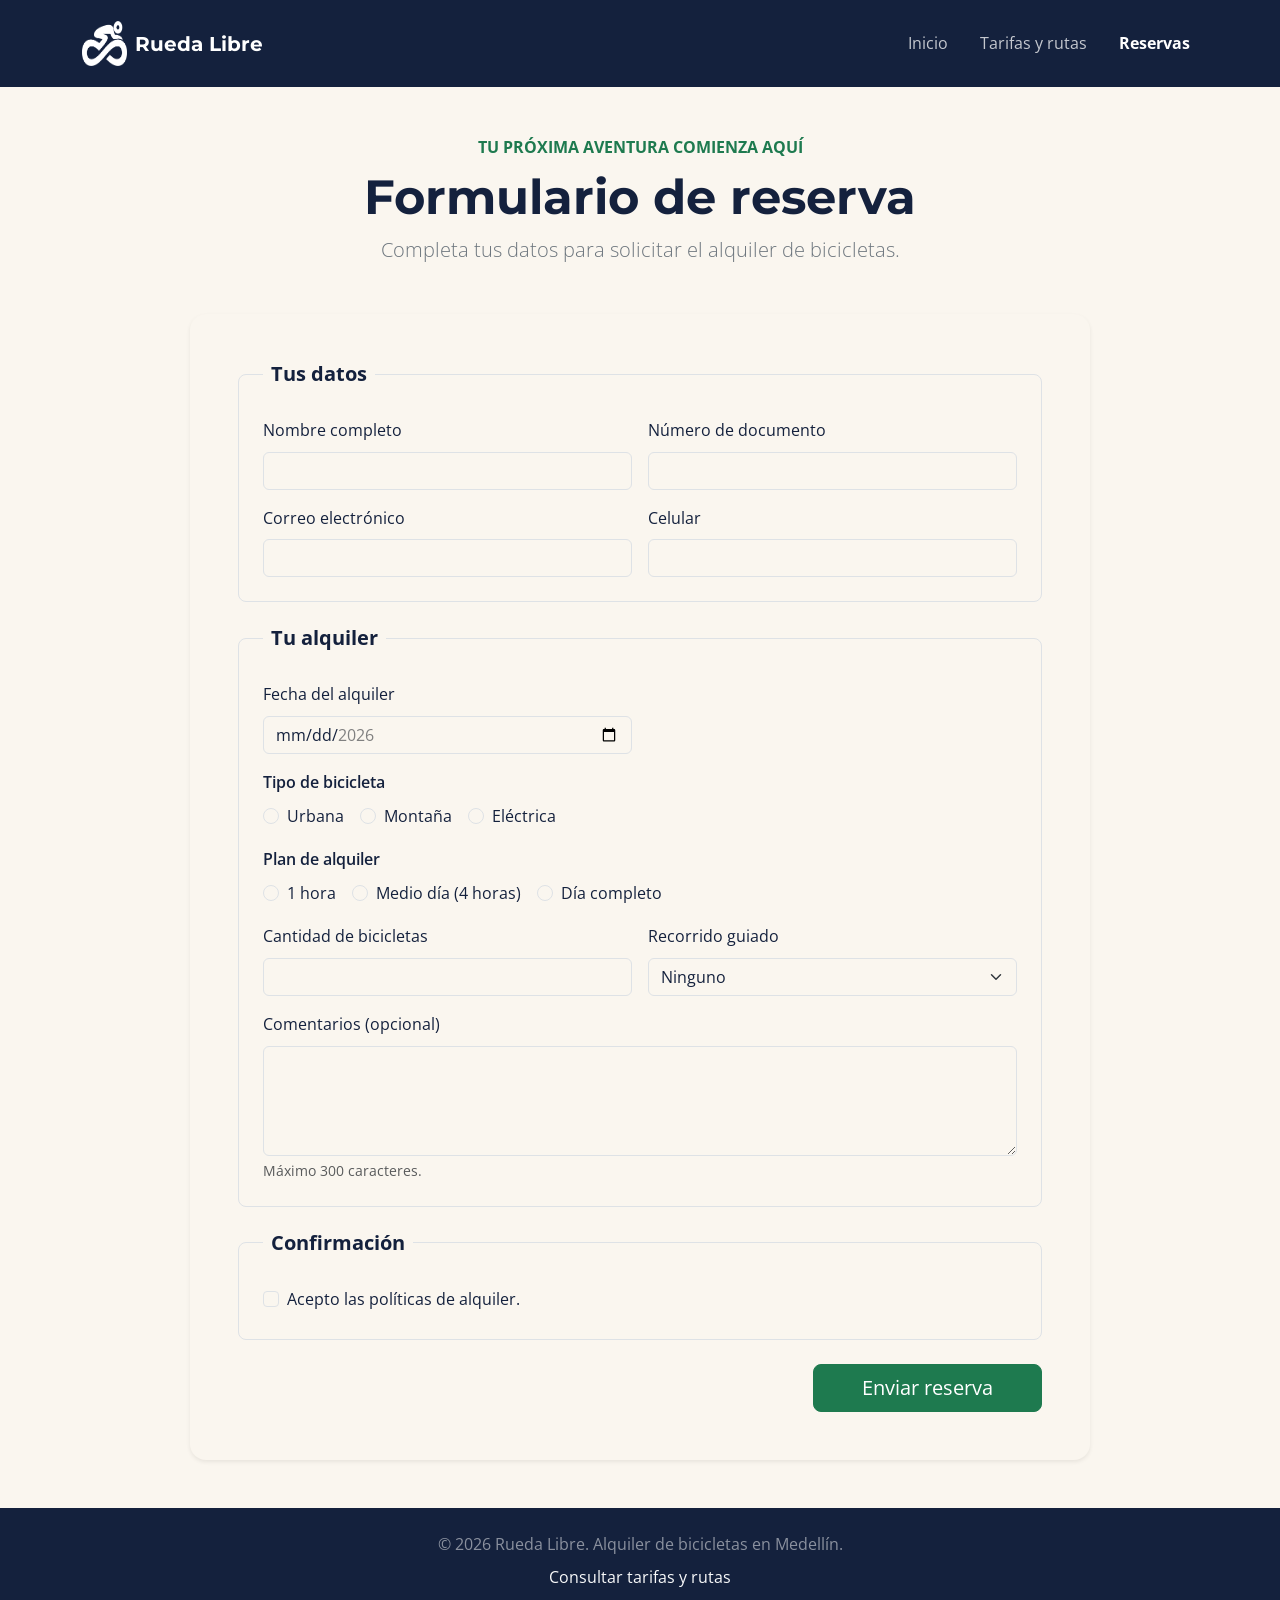
<file: paginas/reservas.html>
<!DOCTYPE html>
<html lang="es">
<head>
    <meta charset="UTF-8">
    <meta name="viewport" content="width=device-width, initial-scale=1.0">
    <meta name="description" content="Solicita el alquiler de una bicicleta o reserva un recorrido guiado con Rueda Libre en Medellín.">
    <title>Reservas | Rueda Libre</title>
    <link rel="icon" type="image/png" href="../img/logo.png">
    <link rel="preconnect" href="https://fonts.googleapis.com">
    <link rel="preconnect" href="https://fonts.gstatic.com" crossorigin>
    <link href="https://fonts.googleapis.com/css2?family=Montserrat:wght@400;500;600;700&family=Open+Sans:wght@400;500;600;700&display=swap" rel="stylesheet">
    <link href="https://cdn.jsdelivr.net/npm/bootstrap@5.3.8/dist/css/bootstrap.min.css" rel="stylesheet">
    <link rel="stylesheet" href="../css/style.css">
</head>
<body>
    <header class="bg-dark">
        <div class="container">
            <nav class="navbar navbar-expand-md navbar-dark py-3" aria-label="Menú principal">
                <a href="../index.html" class="navbar-brand d-flex align-items-center gap-2">
                    <img src="../img/logo-dos.png" alt="Logo de Rueda Libre" width="45" height="45">
                    <span class="fw-bold">Rueda Libre</span>
                </a>

                <button class="navbar-toggler" type="button" data-bs-toggle="collapse" data-bs-target="#menuPrincipal" aria-controls="menuPrincipal" aria-expanded="false" aria-label="Abrir menú">
                    <span class="navbar-toggler-icon"></span>
                </button>

                <div class="collapse navbar-collapse" id="menuPrincipal">
                    <ul class="navbar-nav ms-auto gap-md-3">
                        <li class="nav-item"><a class="nav-link" href="../index.html">Inicio</a></li>
                        <li class="nav-item"><a class="nav-link" href="tarifas.html">Tarifas y rutas</a></li>
                        <li class="nav-item"><a class="nav-link active" href="reservas.html" aria-current="page">Reservas</a></li>
                    </ul>
                </div>
            </nav>
        </div>
    </header>

    <main class="container py-5">
        <div class="text-center mb-5">
            <p class="text-success fw-bold text-uppercase mb-2">Tu próxima aventura comienza aquí</p>
            <h1 class="display-5 fw-bold">Formulario de reserva</h1>
            <p class="lead text-secondary">Completa tus datos para solicitar el alquiler de bicicletas.</p>
        </div>

        <form action="#" method="post" class="card border-0 shadow-sm mx-auto reserva-form">
            <div class="card-body p-4 p-md-5">
                <fieldset class="border rounded-3 p-3 p-md-4 mb-4">
                    <legend class="float-none w-auto px-2 h5 fw-bold">Tus datos</legend>

                    <div class="row g-3">
                        <div class="col-12 col-md-6">
                            <label for="nombre" class="form-label">Nombre completo</label>
                            <input type="text" class="form-control" id="nombre" name="nombre" required minlength="3" maxlength="100" autocomplete="name">
                        </div>

                        <div class="col-12 col-md-6">
                            <label for="documento" class="form-label">Número de documento</label>
                            <input type="text" class="form-control" id="documento" name="documento" required inputmode="numeric" pattern="[0-9]{6,10}" title="Ingresa entre 6 y 10 dígitos numéricos, sin puntos ni espacios." autocomplete="off">
                        </div>

                        <div class="col-12 col-md-6">
                            <label for="correo" class="form-label">Correo electrónico</label>
                            <input type="email" class="form-control" id="correo" name="correo" required autocomplete="email">
                        </div>

                        <div class="col-12 col-md-6">
                            <label for="celular" class="form-label">Celular</label>
                            <input type="tel" class="form-control" id="celular" name="celular" required pattern="3[0-9]{9}" minlength="10" maxlength="10" inputmode="numeric" title="Ingresa 10 dígitos que comiencen por 3. Ejemplo: 3001234567." autocomplete="tel">
                        </div>
                    </div>
                </fieldset>

                <fieldset class="border rounded-3 p-3 p-md-4 mb-4">
                    <legend class="float-none w-auto px-2 h5 fw-bold">Tu alquiler</legend>

                    <div class="row g-3">
                        <div class="col-12 col-md-6">
                            <label for="fecha" class="form-label">Fecha del alquiler</label>
                            <input type="date" class="form-control" id="fecha" name="fecha" min="2026-11-12" max="2026-12-31" required>
                        </div>

                        <div class="col-12">
                            <fieldset>
                                <legend class="fs-6 fw-semibold mb-2">Tipo de bicicleta</legend>
                                <div class="d-flex flex-wrap gap-3">
                                    <div class="form-check">
                                        <input class="form-check-input" type="radio" id="urbana" name="bicicleta" value="urbana" required>
                                        <label class="form-check-label" for="urbana">Urbana</label>
                                    </div>
                                    <div class="form-check">
                                        <input class="form-check-input" type="radio" id="montana" name="bicicleta" value="montana">
                                        <label class="form-check-label" for="montana">Montaña</label>
                                    </div>
                                    <div class="form-check">
                                        <input class="form-check-input" type="radio" id="electrica" name="bicicleta" value="electrica">
                                        <label class="form-check-label" for="electrica">Eléctrica</label>
                                    </div>
                                </div>
                            </fieldset>
                        </div>

                        <div class="col-12">
                            <fieldset>
                                <legend class="fs-6 fw-semibold mb-2">Plan de alquiler</legend>
                                <div class="d-flex flex-wrap gap-3">
                                    <div class="form-check">
                                        <input class="form-check-input" type="radio" id="una-hora" name="plan" value="1-hora" required>
                                        <label class="form-check-label" for="una-hora">1 hora</label>
                                    </div>
                                    <div class="form-check">
                                        <input class="form-check-input" type="radio" id="medio-dia" name="plan" value="medio-dia">
                                        <label class="form-check-label" for="medio-dia">Medio día (4 horas)</label>
                                    </div>
                                    <div class="form-check">
                                        <input class="form-check-input" type="radio" id="dia-completo" name="plan" value="dia-completo">
                                        <label class="form-check-label" for="dia-completo">Día completo</label>
                                    </div>
                                </div>
                            </fieldset>
                        </div>

                        <div class="col-12 col-md-6">
                            <label for="cantidad" class="form-label">Cantidad de bicicletas</label>
                            <input type="number" class="form-control" id="cantidad" name="cantidad" min="1" max="6" step="1" required>
                        </div>

                        <div class="col-12 col-md-6">
                            <label for="recorrido" class="form-label">Recorrido guiado</label>
                            <select class="form-select" id="recorrido" name="recorrido" required>
                                <option value="ninguno">Ninguno</option>
                                <option value="rios-parques">Ríos y Parques</option>
                                <option value="sabores-barrio">Sabores de Barrio</option>
                                <option value="reto-palmas">Reto Las Palmas</option>
                            </select>
                        </div>

                        <div class="col-12">
                            <label for="comentarios" class="form-label">Comentarios (opcional)</label>
                            <textarea class="form-control" id="comentarios" name="comentarios" rows="4" maxlength="300"></textarea>
                            <div class="form-text">Máximo 300 caracteres.</div>
                        </div>
                    </div>
                </fieldset>

                <fieldset class="border rounded-3 p-3 p-md-4 mb-4">
                    <legend class="float-none w-auto px-2 h5 fw-bold">Confirmación</legend>
                    <div class="form-check">
                        <input class="form-check-input" type="checkbox" id="politicas" name="acepta_politicas" value="si" required>
                        <label class="form-check-label" for="politicas">Acepto las políticas de alquiler.</label>
                    </div>
                </fieldset>

                <div class="d-grid d-sm-flex justify-content-sm-end">
                    <button type="submit" class="btn btn-success btn-lg px-5">Enviar reserva</button>
                </div>
            </div>
        </form>
    </main>

    <footer class="bg-dark text-white py-4">
        <div class="container text-center">
            <p class="text-white-50 mb-2">© 2026 Rueda Libre. Alquiler de bicicletas en Medellín.</p>
            <a class="link-light" href="tarifas.html">Consultar tarifas y rutas</a>
        </div>
    </footer>

    <script src="https://cdn.jsdelivr.net/npm/bootstrap@5.3.8/dist/js/bootstrap.bundle.min.js"></script>
</body>
</html>
</file>
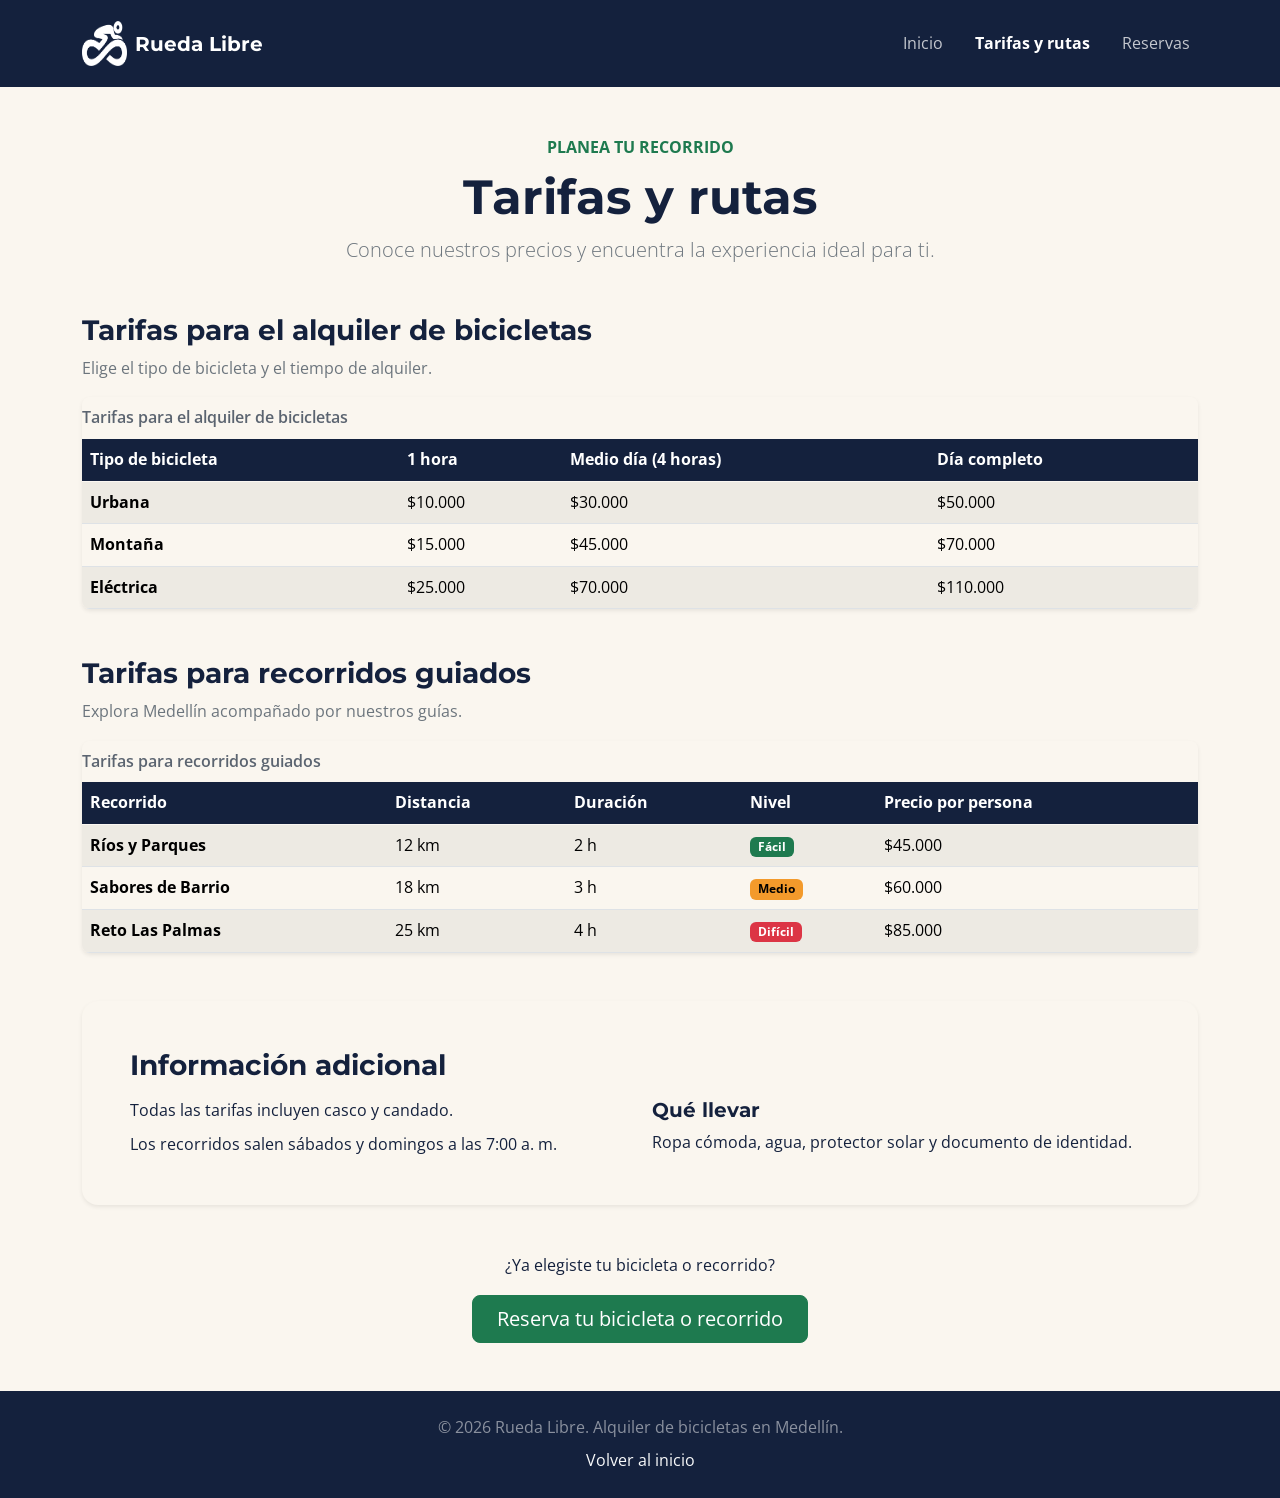
<file: paginas/tarifas.html>
<!DOCTYPE html>
<html lang="es">
<head>
    <meta charset="UTF-8">
    <meta name="viewport" content="width=device-width, initial-scale=1.0">
    <meta name="description" content="Consulta las tarifas de alquiler de bicicletas y recorridos guiados de Rueda Libre en Medellín.">
    <title>Tarifas y rutas | Rueda Libre</title>
    <link rel="icon" type="image/png" href="../img/logo.png">
    <link rel="preconnect" href="https://fonts.googleapis.com">
    <link rel="preconnect" href="https://fonts.gstatic.com" crossorigin>
    <link href="https://fonts.googleapis.com/css2?family=Montserrat:wght@400;500;600;700&family=Open+Sans:wght@400;500;600;700&display=swap" rel="stylesheet">
    <link href="https://cdn.jsdelivr.net/npm/bootstrap@5.3.8/dist/css/bootstrap.min.css" rel="stylesheet">
    <link rel="stylesheet" href="../css/style.css">
</head>
<body>
    <header class="bg-dark">
        <div class="container">
            <nav class="navbar navbar-expand-md navbar-dark py-3" aria-label="Menú principal">
                <a href="../index.html" class="navbar-brand d-flex align-items-center gap-2">
                    <img src="../img/logo-dos.png" alt="Logo de Rueda Libre" width="45" height="45">
                    <span class="fw-bold">Rueda Libre</span>
                </a>

                <button class="navbar-toggler" type="button" data-bs-toggle="collapse" data-bs-target="#menuPrincipal" aria-controls="menuPrincipal" aria-expanded="false" aria-label="Abrir menú">
                    <span class="navbar-toggler-icon"></span>
                </button>

                <div class="collapse navbar-collapse" id="menuPrincipal">
                    <ul class="navbar-nav ms-auto gap-md-3">
                        <li class="nav-item"><a class="nav-link" href="../index.html">Inicio</a></li>
                        <li class="nav-item"><a class="nav-link active" href="tarifas.html" aria-current="page">Tarifas y rutas</a></li>
                        <li class="nav-item"><a class="nav-link" href="reservas.html">Reservas</a></li>
                    </ul>
                </div>
            </nav>
        </div>
    </header>

    <main class="container py-5">
        <div class="text-center mb-5">
            <p class="text-success fw-bold text-uppercase mb-2">Planea tu recorrido</p>
            <h1 class="display-5 fw-bold">Tarifas y rutas</h1>
            <p class="lead text-secondary mb-0">Conoce nuestros precios y encuentra la experiencia ideal para ti.</p>
        </div>

        <section class="mb-5" aria-labelledby="titulo-alquiler">
            <div class="mb-3">
                <h2 class="h3 fw-bold" id="titulo-alquiler">Tarifas para el alquiler de bicicletas</h2>
                <p class="text-secondary mb-0">Elige el tipo de bicicleta y el tiempo de alquiler.</p>
            </div>

            <div class="table-responsive rounded-3 shadow-sm">
                <table id="tabla_alquiler_bicicletas" class="table table-striped table-hover align-middle mb-0">
                    <caption class="caption-top fw-semibold">Tarifas para el alquiler de bicicletas</caption>
                    <thead class="table-dark">
                        <tr>
                            <th scope="col">Tipo de bicicleta</th>
                            <th scope="col">1 hora</th>
                            <th scope="col">Medio día (4 horas)</th>
                            <th scope="col">Día completo</th>
                        </tr>
                    </thead>
                    <tbody>
                        <tr>
                            <th scope="row">Urbana</th>
                            <td>$10.000</td>
                            <td>$30.000</td>
                            <td>$50.000</td>
                        </tr>
                        <tr>
                            <th scope="row">Montaña</th>
                            <td>$15.000</td>
                            <td>$45.000</td>
                            <td>$70.000</td>
                        </tr>
                        <tr>
                            <th scope="row">Eléctrica</th>
                            <td>$25.000</td>
                            <td>$70.000</td>
                            <td>$110.000</td>
                        </tr>
                    </tbody>
                </table>
            </div>
        </section>

        <section class="mb-5" aria-labelledby="titulo-recorridos">
            <div class="mb-3">
                <h2 class="h3 fw-bold" id="titulo-recorridos">Tarifas para recorridos guiados</h2>
                <p class="text-secondary mb-0">Explora Medellín acompañado por nuestros guías.</p>
            </div>

            <div class="table-responsive rounded-3 shadow-sm">
                <table id="tabla_recorridos" class="table table-striped table-hover align-middle mb-0">
                    <caption class="caption-top fw-semibold">Tarifas para recorridos guiados</caption>
                    <thead class="table-dark">
                        <tr>
                            <th scope="col">Recorrido</th>
                            <th scope="col">Distancia</th>
                            <th scope="col">Duración</th>
                            <th scope="col">Nivel</th>
                            <th scope="col">Precio por persona</th>
                        </tr>
                    </thead>
                    <tbody>
                        <tr>
                            <th scope="row">Ríos y Parques</th>
                            <td>12 km</td>
                            <td>2 h</td>
                            <td><span class="badge text-bg-success">Fácil</span></td>
                            <td>$45.000</td>
                        </tr>
                        <tr>
                            <th scope="row">Sabores de Barrio</th>
                            <td>18 km</td>
                            <td>3 h</td>
                            <td><span class="badge text-bg-warning">Medio</span></td>
                            <td>$60.000</td>
                        </tr>
                        <tr>
                            <th scope="row">Reto Las Palmas</th>
                            <td>25 km</td>
                            <td>4 h</td>
                            <td><span class="badge text-bg-danger">Difícil</span></td>
                            <td>$85.000</td>
                        </tr>
                    </tbody>
                </table>
            </div>
        </section>

        <aside class="card border-0 shadow-sm mb-5" aria-labelledby="titulo-informacion">
            <div class="card-body p-4 p-md-5">
                <h2 class="h3 fw-bold mb-3" id="titulo-informacion">Información adicional</h2>
                <div class="row g-4">
                    <div class="col-12 col-md-6">
                        <p class="mb-2">Todas las tarifas incluyen casco y candado.</p>
                        <p class="mb-0">Los recorridos salen sábados y domingos a las 7:00 a. m.</p>
                    </div>
                    <div class="col-12 col-md-6">
                        <h3 class="h5 fw-bold">Qué llevar</h3>
                        <p class="mb-0">Ropa cómoda, agua, protector solar y documento de identidad.</p>
                    </div>
                </div>
            </div>
        </aside>

        <div class="text-center">
            <p class="mb-3">¿Ya elegiste tu bicicleta o recorrido?</p>
            <a href="reservas.html" class="btn btn-success btn-lg px-4">Reserva tu bicicleta o recorrido</a>
        </div>
    </main>

    <footer class="bg-dark text-white py-4">
        <div class="container text-center">
            <p class="text-white-50 mb-2">© 2026 Rueda Libre. Alquiler de bicicletas en Medellín.</p>
            <a class="link-light" href="../index.html">Volver al inicio</a>
        </div>
    </footer>

    <script src="https://cdn.jsdelivr.net/npm/bootstrap@5.3.8/dist/js/bootstrap.bundle.min.js"></script>
</body>
</html>
</file>
<file: css/style.css>
:root {
    --verde-ruta: #1E7A4F;
    --naranja-pedal: #F39A2B;
    --azul-noche: #14213D;
    --crema: #FAF6EF;
    --gris-asfalto: #5B6470;
    --blanco: #FFFFFF;

    --font-heading: "Montserrat", sans-serif;
    --font-body: "Open Sans", sans-serif;

    --bs-body-font-family: var(--font-body);
    --bs-body-color: var(--azul-noche);
    --bs-body-bg: var(--crema);
    --bs-success: var(--verde-ruta);
    --bs-success-rgb: 30, 122, 79;
    --bs-warning: var(--naranja-pedal);
    --bs-warning-rgb: 243, 154, 43;
    --bs-dark: var(--azul-noche);
    --bs-dark-rgb: 20, 33, 61;
}

* {
    box-sizing: border-box;
}

body {
    min-height: 100vh;
    background-color: var(--crema);
    color: var(--azul-noche);
    font-family: var(--font-body);
    line-height: 1.6;
}

h1,
h2,
h3,
h4,
h5,
h6,
.navbar-brand {
    font-family: var(--font-heading);
}

h1,
h2,
h3,
h4 {
    color: var(--azul-noche);
}

.bg-dark h1,
.bg-dark h2,
.bg-dark h3,
.bg-dark h4,
.bg-dark h5,
.bg-dark h6 {
    color: var(--blanco);
}

a {
    color: var(--verde-ruta);
}

a:hover {
    color: var(--azul-noche);
}

.card-img-top {
    width: 100%;
    height: 220px;
    object-fit: cover;
    object-position: center;
}

.btn-success {
    --bs-btn-color: var(--blanco);
    --bs-btn-bg: var(--verde-ruta);
    --bs-btn-border-color: var(--verde-ruta);
    --bs-btn-hover-color: var(--blanco);
    --bs-btn-hover-bg: var(--azul-noche);
    --bs-btn-hover-border-color: var(--azul-noche);
    --bs-btn-active-bg: var(--azul-noche);
    --bs-btn-active-border-color: var(--azul-noche);
}

.btn-outline-success {
    --bs-btn-color: var(--verde-ruta);
    --bs-btn-border-color: var(--verde-ruta);
    --bs-btn-hover-color: var(--blanco);
    --bs-btn-hover-bg: var(--verde-ruta);
    --bs-btn-hover-border-color: var(--verde-ruta);
}

.btn-warning {
    --bs-btn-color: var(--azul-noche);
    --bs-btn-bg: var(--naranja-pedal);
    --bs-btn-border-color: var(--naranja-pedal);
    --bs-btn-hover-color: var(--blanco);
    --bs-btn-hover-bg: #D98216;
    --bs-btn-hover-border-color: #D98216;
}

.navbar .nav-link {
    color: rgba(255, 255, 255, 0.75);
    transition: color 0.2s ease;
}

.navbar .nav-link:hover,
.navbar .nav-link.active {
    color: var(--blanco);
}

.navbar .nav-link.active {
    font-weight: 700;
}

.card {
    border-color: rgba(20, 33, 61, 0.1);
    border-radius: 1rem;
}

.card-img-top {
    border-top-left-radius: 1rem;
    border-top-right-radius: 1rem;
    object-fit: cover;
}

.table-dark {
    --bs-table-bg: var(--azul-noche);
    --bs-table-color: var(--blanco);
    --bs-table-border-color: rgba(255, 255, 255, 0.15);
}

.table caption {
    color: var(--gris-asfalto);
}

.form-control:focus,
.form-select:focus,
.form-check-input:focus {
    border-color: rgba(30, 122, 79, 0.65);
    box-shadow: 0 0 0 0.25rem rgba(30, 122, 79, 0.15);
}

.form-check-input:checked {
    background-color: var(--verde-ruta);
    border-color: var(--verde-ruta);
}

fieldset {
    min-width: 0;
}

.reserva-form {
    max-width: 900px;
    border-radius: 1rem;
}

footer a {
    text-decoration: none;
}

footer a:hover {
    color: var(--naranja-pedal) !important;
}
</file>
